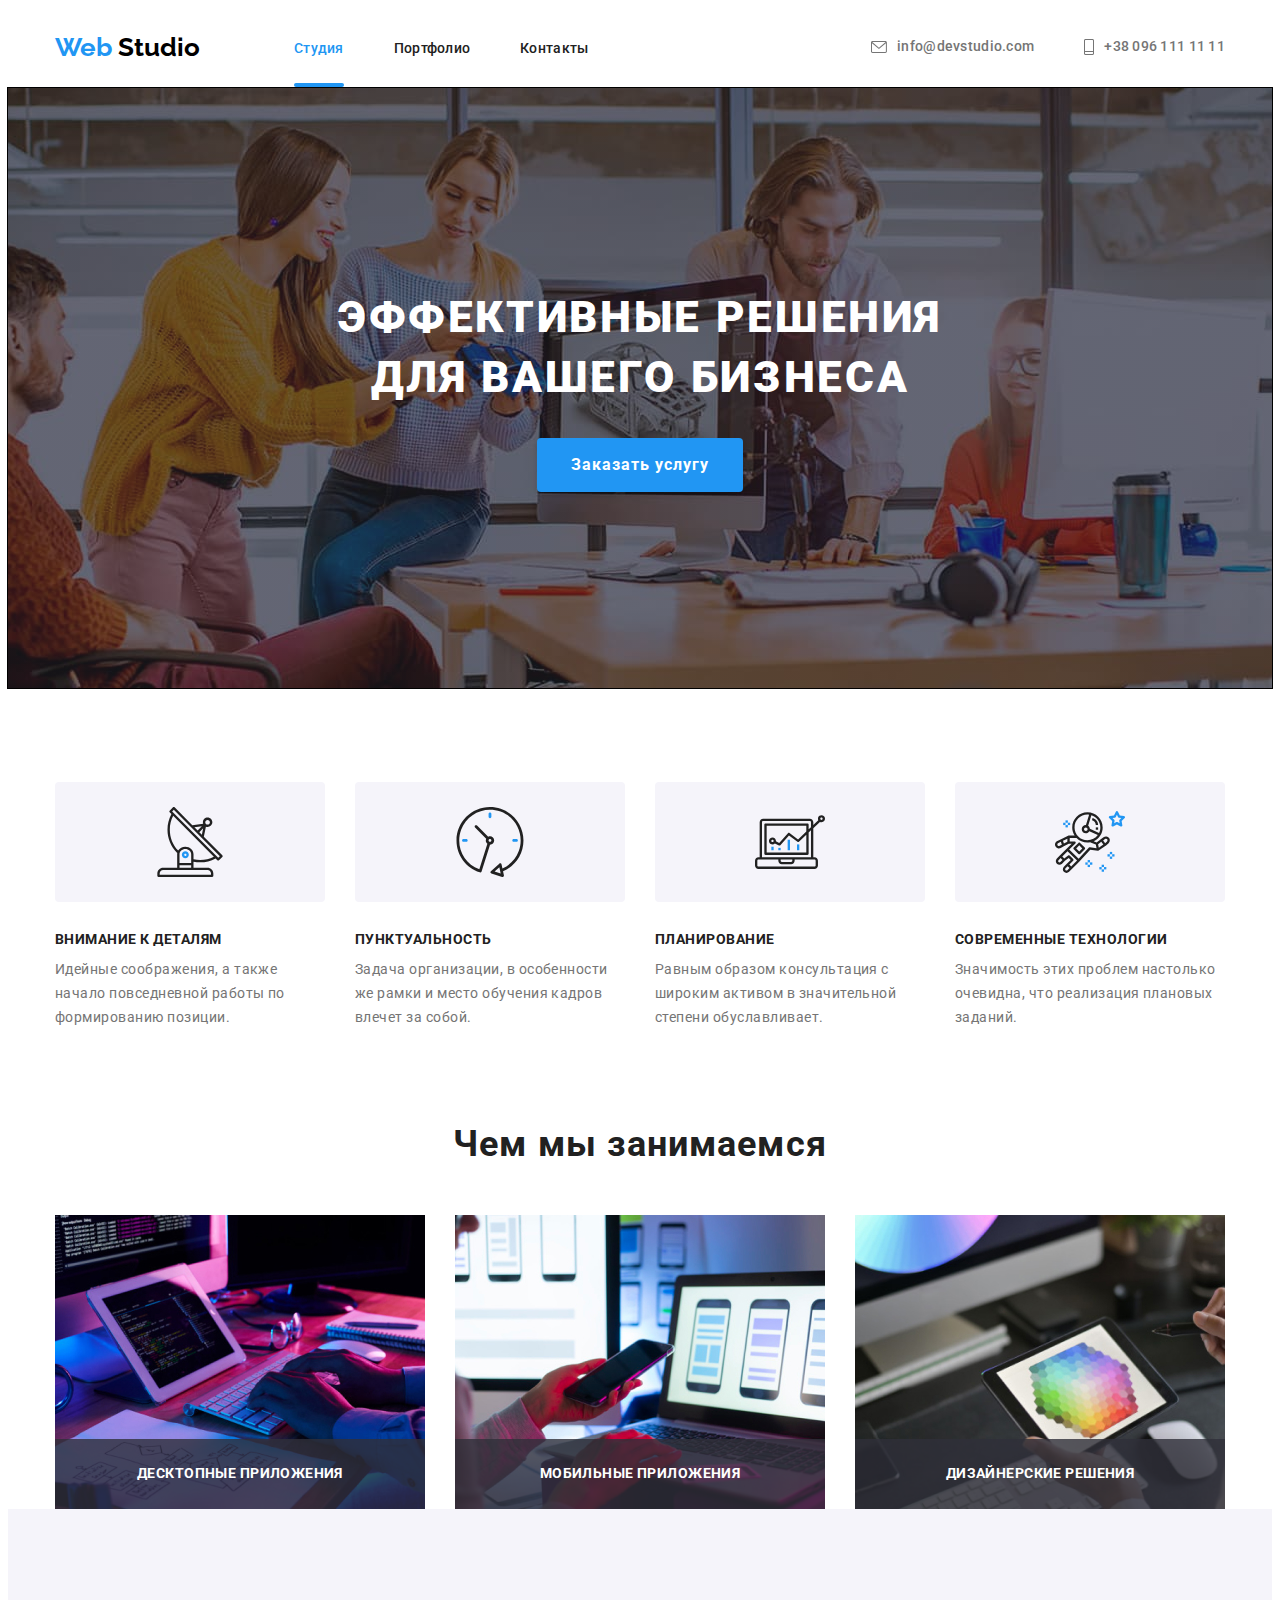
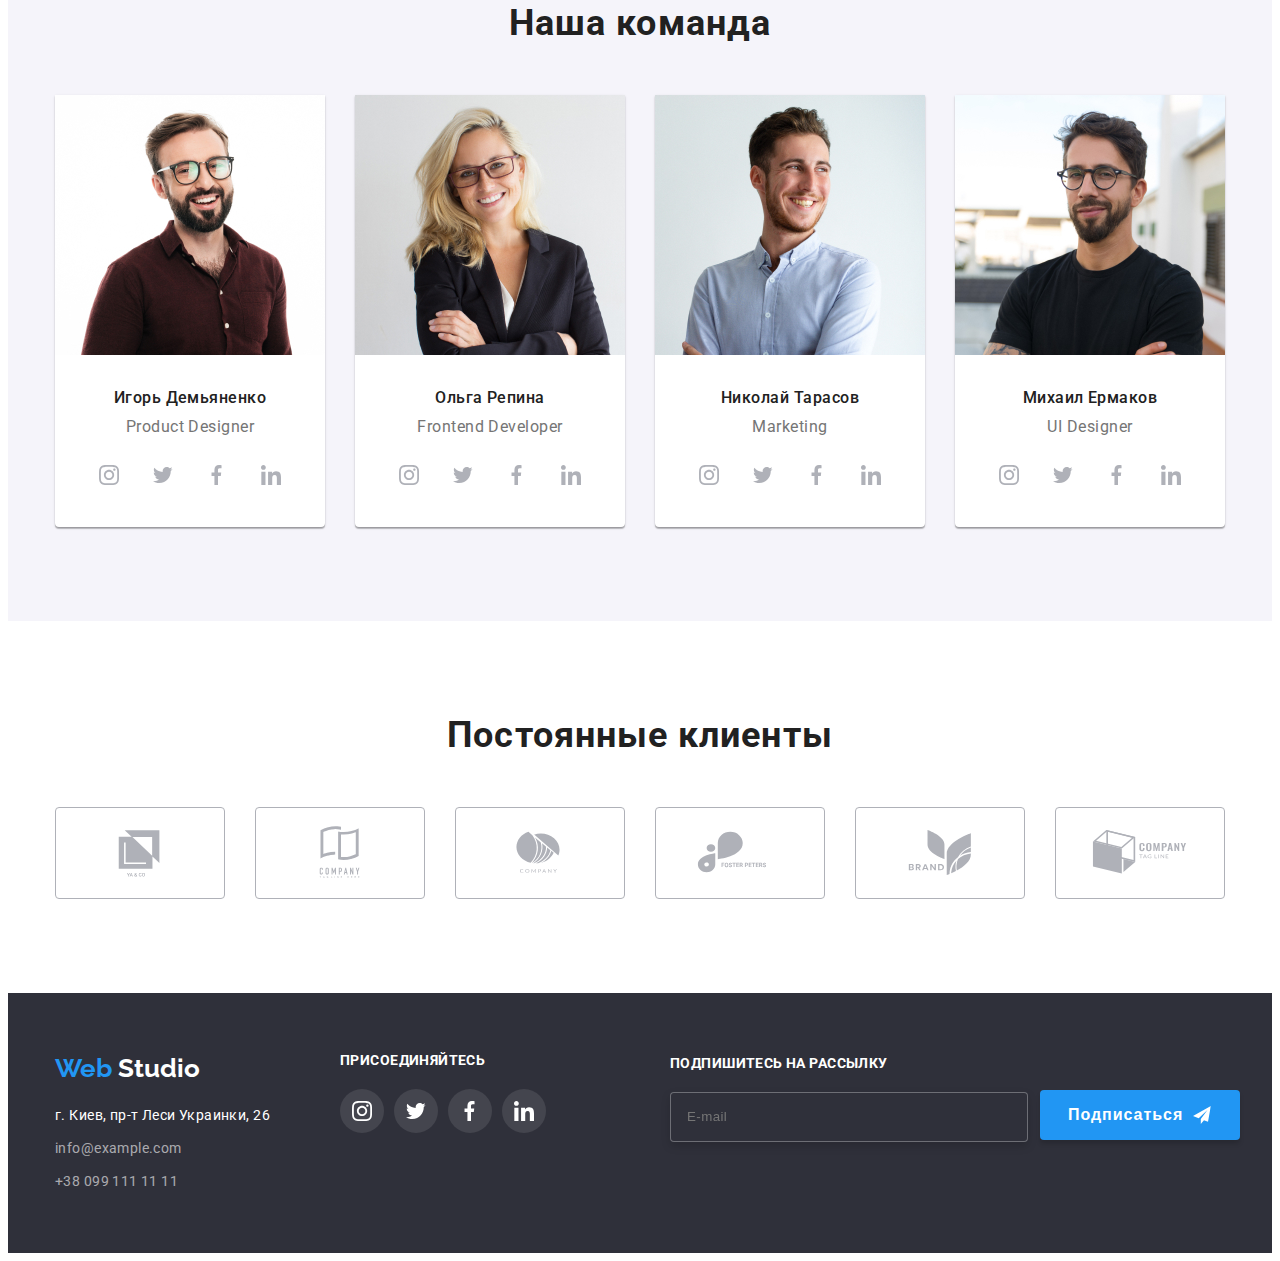
<file: index.html>
<!DOCTYPE html>
<html lang="ru">
	<head>
		<meta charset="UTF-8" />
		<meta http-equiv="X-UA-Compatible" content="IE=edge" />
		<meta name="viewport" content="width=device-width, initial-scale=1.0" />
		<title>Document</title>
		<link
			rel="stylesheet"
			href="https://cdnjs.cloudflare.com/ajax/libs/modern-normalize/1.1.0/modern-normalize.min.css"
			integrity="sha512-wpPYUAdjBVSE4KJnH1VR1HeZfpl1ub8YT/NKx4PuQ5NmX2tKuGu6U/JRp5y+Y8XG2tV+wKQpNHVUX03MfMFn9Q=="
			crossorigin="anonymous"
			referrerpolicy="no-referrer"
		/>
		<link rel="preconnect" href="https://fonts.googleapis.com" />
		<link rel="preconnect" href="https://fonts.gstatic.com" crossorigin />
		<link
			href="https://fonts.googleapis.com/css2?family=Raleway:wght@700&family=Roboto:wght@400;500;700;900&display=swap"
			rel="stylesheet"
		/>
		<link rel="stylesheet" href="css/common.css" />
		<link rel="stylesheet" href="css/main.css" />
	</head>
	<body>
		<!------------------------------ шапка страницы --------------------------->
		<header class="header">
			<div class="container header-container">
				<nav class="list header-nav">
					<a class="logo logo-header" href="#">
						<span class="logo-web">Web</span>
						<span class="logo-studio">Studio</span>
					</a>
					<ul class="site-nav list">
						<li class="site-item"><a href="./index.html" class="link pege">Студия</a></li>
						<li class="site-item"><a href="./portfolio.html" class="link">Портфолио</a></li>
						<li class="site-item"><a href="" class="link">Контакты</a></li>
					</ul>
				</nav>
				<ul class="list header-contact">
					<li class="contact-item">
						<a class="contact-nav" href="mailo:info@devstudio.com">
							<svg class="icon-header" width="16" height="12">
								<use href="./image/icons.svg#icon-envelope"></use>
							</svg>
							info@devstudio.com
						</a>
					</li>
					<li class="contact-item">
						<a href="tel:+380961111111" class="contact-nav">
							<svg class="icon-header" width="10" height="16">
								<use href="./image/icons.svg#icon-vector"></use>
							</svg>
							+38 096 111 11 11
						</a>
					</li>
				</ul>
			</div>
		</header>
		<main>
			<!------------------------------- Герой----------------------------->
			<section class="hero">
				<div class="container">
					<h1 class="hero-title">
						Эффективные решения
						<br />
						для вашего бизнеса
					</h1>
					<button type="button" class="hero-button" data-modal-open>Заказать услугу</button>
				</div>
			</section>
			<!------------------------------- Услуги ------------------------------->
			<section class="services container">
				<h2 class="visually-hidden">Услуги</h2>
				<ul class="services-box list">
					<li class="services-content">
						<div class="icon-services">
							<svg class="icon-services-img">
								<use href="./image/icons.svg#icon-antenna"></use>
							</svg>
						</div>
						<h3 class="services-subtitle">Внимание к деталям</h3>
						<p class="services-text">
							Идейные соображения, а также начало повседневной работы по формированию позиции.
						</p>
					</li>
					<li class="services-content">
						<div class="icon-services">
							<svg class="icon-services-img">
								<use href="./image/icons.svg#icon-clock"></use>
							</svg>
						</div>
						<h3 class="services-subtitle">Пунктуальность</h3>
						<p class="services-text">
							Задача организации, в особенности же рамки и место обучения кадров влечет за собой.
						</p>
					</li>
					<li class="services-content">
						<div class="icon-services">
							<svg class="icon-services-img">
								<use href="./image/icons.svg#icon-diagram"></use>
							</svg>
						</div>
						<h3 class="services-subtitle">Планирование</h3>
						<p class="services-text">
							Равным образом консультация с широким активом в значительной степени обуславливает.
						</p>
					</li>
					<li class="services-content icon-astronaut">
						<div class="icon-services">
							<svg class="icon-services-img">
								<use href="./image/icons.svg#icon-astronaut"></use>
							</svg>
						</div>
						<h3 class="services-subtitle">Современные технологии</h3>
						<p class="services-text">Значимость этих проблем настолько очевидна, что реализация плановых заданий.</p>
					</li>
				</ul>
			</section>
			<!-----------------------------Чем мы занимаемся --------------------------------->
			<section class="description">
				<div class="container">
					<h2 class="description-title">Чем мы занимаемся</h2>
					<ul class="description-box list">
						<li class="description-img">
							<a href="">
								<img src="./image/computer.jpg" alt="человек печатает на ноутбуке" width="370" />
								<div class="description-img-item">
									<p class="description-img-text">Десктопные приложения</p>
								</div>
							</a>
						</li>
						<li class="description-img">
							<a href="">
								<img src="./image/phone.jpg" alt="девушка с телефоном в руках" width="370" />
								<div class="description-img-item">
									<p class="description-img-text">Мобильные приложения</p>
								</div>
							</a>
						</li>
						<li class="description-img">
							<a href="">
								<img src="./image/table.jpg" alt="рисунок на планшете" width="370" />
								<div class="description-img-item">
									<p class="description-img-text">Дизайнерские решения</p>
								</div>
							</a>
						</li>
					</ul>
				</div>
			</section>
			<!----------------------------------команда ----------------------------------->
			<section class="command">
				<div class="container">
					<h2 class="description-title">Наша команда</h2>
					<ul class="command-box list">
						<li class="command-content">
							<img src="./image/Igor.jpg" alt="Портрет Игорь Демьяненко" width="270" />
							<div class="command-content-box">
								<h3 class="command-title">Игорь Демьяненко</h3>
								<p lang="en" class="command-list">Product Designer</p>
								<ul class="list icon-command">
									<li class="icon-logo">
										<a class="icon-command-link" href="">
											<svg width="20" height="20">
												<use href="./image/icons.svg#icon-instagram"></use>
											</svg>
										</a>
									</li>
									<li class="icon-logo">
										<a class="icon-command-link" href="">
											<svg width="20" height="20">
												<use href="./image/icons.svg#icon-twiter"></use>
											</svg>
										</a>
									</li>
									<li class="icon-logo">
										<a class="icon-command-link" href="">
											<svg width="20" height="20">
												<use href="./image/icons.svg#icon-facebook"></use>
											</svg>
										</a>
									</li>
									<li class="icon-logo">
										<a class="icon-command-link" href="">
											<svg width="20" height="20">
												<use href="./image/icons.svg#icon-linkedin"></use>
											</svg>
										</a>
									</li>
								</ul>
							</div>
						</li>
						<li class="command-content">
							<img src="./image/olga.jpg" alt="Портрет Ольга Репина" width="270" />
							<div class="command-content-box">
								<h3 class="command-title">Ольга Репина</h3>
								<p lang="en" class="command-list">Frontend Developer</p>
								<ul class="list icon-command">
									<li class="icon-logo">
										<a class="icon-command-link" href="">
											<svg width="20" height="20">
												<use href="./image/icons.svg#icon-instagram"></use>
											</svg>
										</a>
									</li>
									<li class="icon-logo">
										<a class="icon-command-link" href="">
											<svg width="20" height="20">
												<use href="./image/icons.svg#icon-twiter"></use>
											</svg>
										</a>
									</li>
									<li class="icon-logo">
										<a class="icon-command-link" href="">
											<svg width="20" height="20">
												<use href="./image/icons.svg#icon-facebook"></use>
											</svg>
										</a>
									</li>
									<li class="icon-logo">
										<a class="icon-command-link" href="">
											<svg width="20" height="20">
												<use href="./image/icons.svg#icon-linkedin"></use>
											</svg>
										</a>
									</li>
								</ul>
							</div>
						</li>
						<li class="command-content">
							<img src="./image/Nikolay.jpg" alt="Портрет Николай Тарасов" width="270" />
							<div class="command-content-box">
								<h3 class="command-title">Николай Тарасов</h3>
								<p lang="en" class="command-list">Marketing</p>
								<ul class="list icon-command">
									<li class="icon-logo">
										<a class="icon-command-link" href="">
											<svg width="20" height="20">
												<use href="./image/icons.svg#icon-instagram"></use>
											</svg>
										</a>
									</li>
									<li class="icon-logo">
										<a class="icon-command-link" href="">
											<svg width="20" height="20">
												<use href="./image/icons.svg#icon-twiter"></use>
											</svg>
										</a>
									</li>
									<li class="icon-logo">
										<a class="icon-command-link" href="">
											<svg width="20" height="20">
												<use href="./image/icons.svg#icon-facebook"></use>
											</svg>
										</a>
									</li>
									<li class="icon-logo">
										<a class="icon-command-link" href="">
											<svg width="20" height="20">
												<use href="./image/icons.svg#icon-linkedin"></use>
											</svg>
										</a>
									</li>
								</ul>
							</div>
						</li>
						<li class="command-content">
							<img src="./image/Mikhail.jpg" alt="Портрет Михаил Ермаков" width="270" />
							<div class="command-content-box">
								<h3 class="command-title">Михаил Ермаков</h3>
								<p lang="en" class="command-list">UI Designer</p>
								<ul class="list icon-command">
									<li class="icon-logo">
										<a class="icon-command-link" href="">
											<svg width="20" height="20">
												<use href="./image/icons.svg#icon-instagram"></use>
											</svg>
										</a>
									</li>
									<li class="icon-logo">
										<a class="icon-command-link" href="">
											<svg width="20" height="20">
												<use href="./image/icons.svg#icon-twiter"></use>
											</svg>
										</a>
									</li>
									<li class="icon-logo">
										<a class="icon-command-link" href="">
											<svg width="20" height="20">
												<use href="./image/icons.svg#icon-facebook"></use>
											</svg>
										</a>
									</li>
									<li class="icon-logo">
										<a class="icon-command-link" href="">
											<svg width="20" height="20">
												<use href="./image/icons.svg#icon-linkedin"></use>
											</svg>
										</a>
									</li>
								</ul>
							</div>
						</li>
					</ul>
				</div>
			</section>
			<!-- Постоянные клиенты -->
			<section class="clients">
				<div class="container">
					<h2 class="clients-title">Постоянные клиенты</h2>
					<ul class="list icon-box">
						<li class="clients-block">
							<a class="clients-link" href="">
								<svg class="icon-group">
									<use href="./image/icons.svg#icon-group1"></use>
								</svg>
							</a>
						</li>
						<li class="clients-block">
							<a class="clients-link" href="">
								<svg class="icon-group">
									<use href="./image/icons.svg#icon-group2"></use>
								</svg>
							</a>
						</li>
						<li class="clients-block">
							<a class="clients-link" href="">
								<svg class="icon-group">
									<use href="./image/icons.svg#icon-group3"></use>
								</svg>
							</a>
						</li>
						<li class="clients-block">
							<a class="clients-link" href="">
								<svg class="icon-group">
									<use href="./image/icons.svg#icon-group4"></use>
								</svg>
							</a>
						</li>
						<li class="clients-block">
							<a class="clients-link" href="">
								<svg class="icon-group">
									<use href="./image/icons.svg#icon-group5"></use>
								</svg>
							</a>
						</li>
						<li class="clients-block">
							<a class="clients-link" href="">
								<svg class="icon-group">
									<use href="./image/icons.svg#icon-group6"></use>
								</svg>
							</a>
						</li>
					</ul>
				</div>
			</section>

			<!---------------------------------- Подвал ----------------------------------->
			<footer class="fotter">
				<div class="container fotter-box">
					<div class="fotter-item">
						<a class="logo" href="">
							<span class="logo-web">Web</span>
							<span class="fotter-studio">Studio</span>
						</a>
						<address class="address-list">
							<p class="fotter-content">г. Киев, пр-т Леси Украинки, 26</p>
							<ul class="list">
								<li class="fotter-nav"><a href="mailto:info@example.com">info@example.com</a></li>
								<li class="fotter-nav"><a href="tel:+380991111111">+38 099 111 11 11</a></li>
							</ul>
						</address>
					</div>

					<div class="fotter-site">
						<h2 class="fotter-site-title">присоединяйтесь</h2>
						<ul class="list icon-fotter">
							<li class="icon-fotter-item">
								<a class="icon-fotter-link icon-svg" href="">
									<svg class="" width="20" height="20">
										<use href="./image/icons.svg#icon-instagram"></use>
									</svg>
								</a>
							</li>
							<li class="icon-fotter-item">
								<a class="icon-fotter-link icon-svg" href="">
									<svg class="" width="20" height="20">
										<use href="./image/icons.svg#icon-twiter"></use>
									</svg>
								</a>
							</li>
							<li class="icon-fotter-item">
								<a class="icon-fotter-link icon-svg" href="">
									<svg class="" width="20" height="20">
										<use href="./image/icons.svg#icon-facebook"></use>
									</svg>
								</a>
							</li>
							<li class="icon-fotter-item">
								<a class="icon-fotter-link icon-svg" href="">
									<svg class="" width="20" height="20">
										<use href="./image/icons.svg#icon-linkedin"></use>
									</svg>
								</a>
							</li>
						</ul>
					</div>
					<div class="fotter-form-box">
						<form class="fotter-form">
							<div class="fotter-form-item">
								<label class="fotter-form-label" for="mail">Подпишитесь на рассылку</label>
								<br />
								<input class="fotter-form-input" type="email" name="mail" id="mail" placeholder="E-mail" />
							</div>
							<button class="fotter-form-btn" type="submit">
								Подписаться
								<svg class="footer-icon-btn" width="24" height="24">
									<use href="./image/icons.svg#icon-paper-plane"></use>
								</svg>
							</button>
						</form>
					</div>
				</div>
			</footer>
			<!-- модалка -->
			<!--  -->
			<div class="backdrop is-hidden" data-modal>
				<div class="modal">
					<button class="hero-button-close" type="button" data-modal-close>
						<svg class="hero-button-close-svg" width="11" height="11">
							<use href="./image/icons.svg#icon-close-modal"></use>
						</svg>
					</button>
					<form action="#" class="js-speaker-form modal-form">
						<p class="modal-form-text">Оставьте свои данные, мы вам перезвоним</p>
						<label class="modal-form-label" for="name">Имя</label>
						<div class="modal-form-item">
							<input class="modal-form-input" type="text" name="name" id="name" required />
							<svg class="modal-icon" width="12" height="12">
								<use href="./image/icons.svg#icon-man"></use>
							</svg>
						</div>
						<label class="modal-form-label" for="tel">Телефон</label>
						<div class="modal-form-item">
							<input class="modal-form-input" type="tel" name="tel" id="tel" required />
							<svg class="modal-icon" width="13" height="13">
								<use href="./image/icons.svg#icon-tel"></use>
							</svg>
						</div>
						<label class="modal-form-label" for="email">Почта</label>
						<div class="modal-form-item">
							<input class="modal-form-input" type="email" name="email" id="email" required />
							<svg class="modal-icon" width="15" height="12">
								<use href="./image/icons.svg#icon-envelope-two"></use>
							</svg>
						</div>
						<label class="modal-form-label" for="comment">Комметарий</label>
						<div class="modal-form-textarea">
							<textarea class="modal-form-comment" name="comment" id="comment" placeholder="Введите текст"></textarea>
						</div>
						<div class="modal-form-consent">
							<input
								class="check-input visually-hidden"
								type="checkbox"
								name="checkbox"
								value=""
								id="consent"
								required
							/>
							<label class="modal-consent" for="consent">
								<span class="check-item">
									<svg class="check-item-svg" width="11" height="8">
										<use href="./image/icons.svg#icon-tick"></use>
									</svg>
								</span>
								Соглашаюсь с рассылкой и принимаю
								<a class="modal-form-link" href="">Условия договора</a>
							</label>
						</div>
						<button class="modal-form-bth" type="submit">Отправить</button>
					</form>
				</div>
			</div>
		</main>
		<script src="./js/modal.js"></script>
	</body>
</html>
</file>
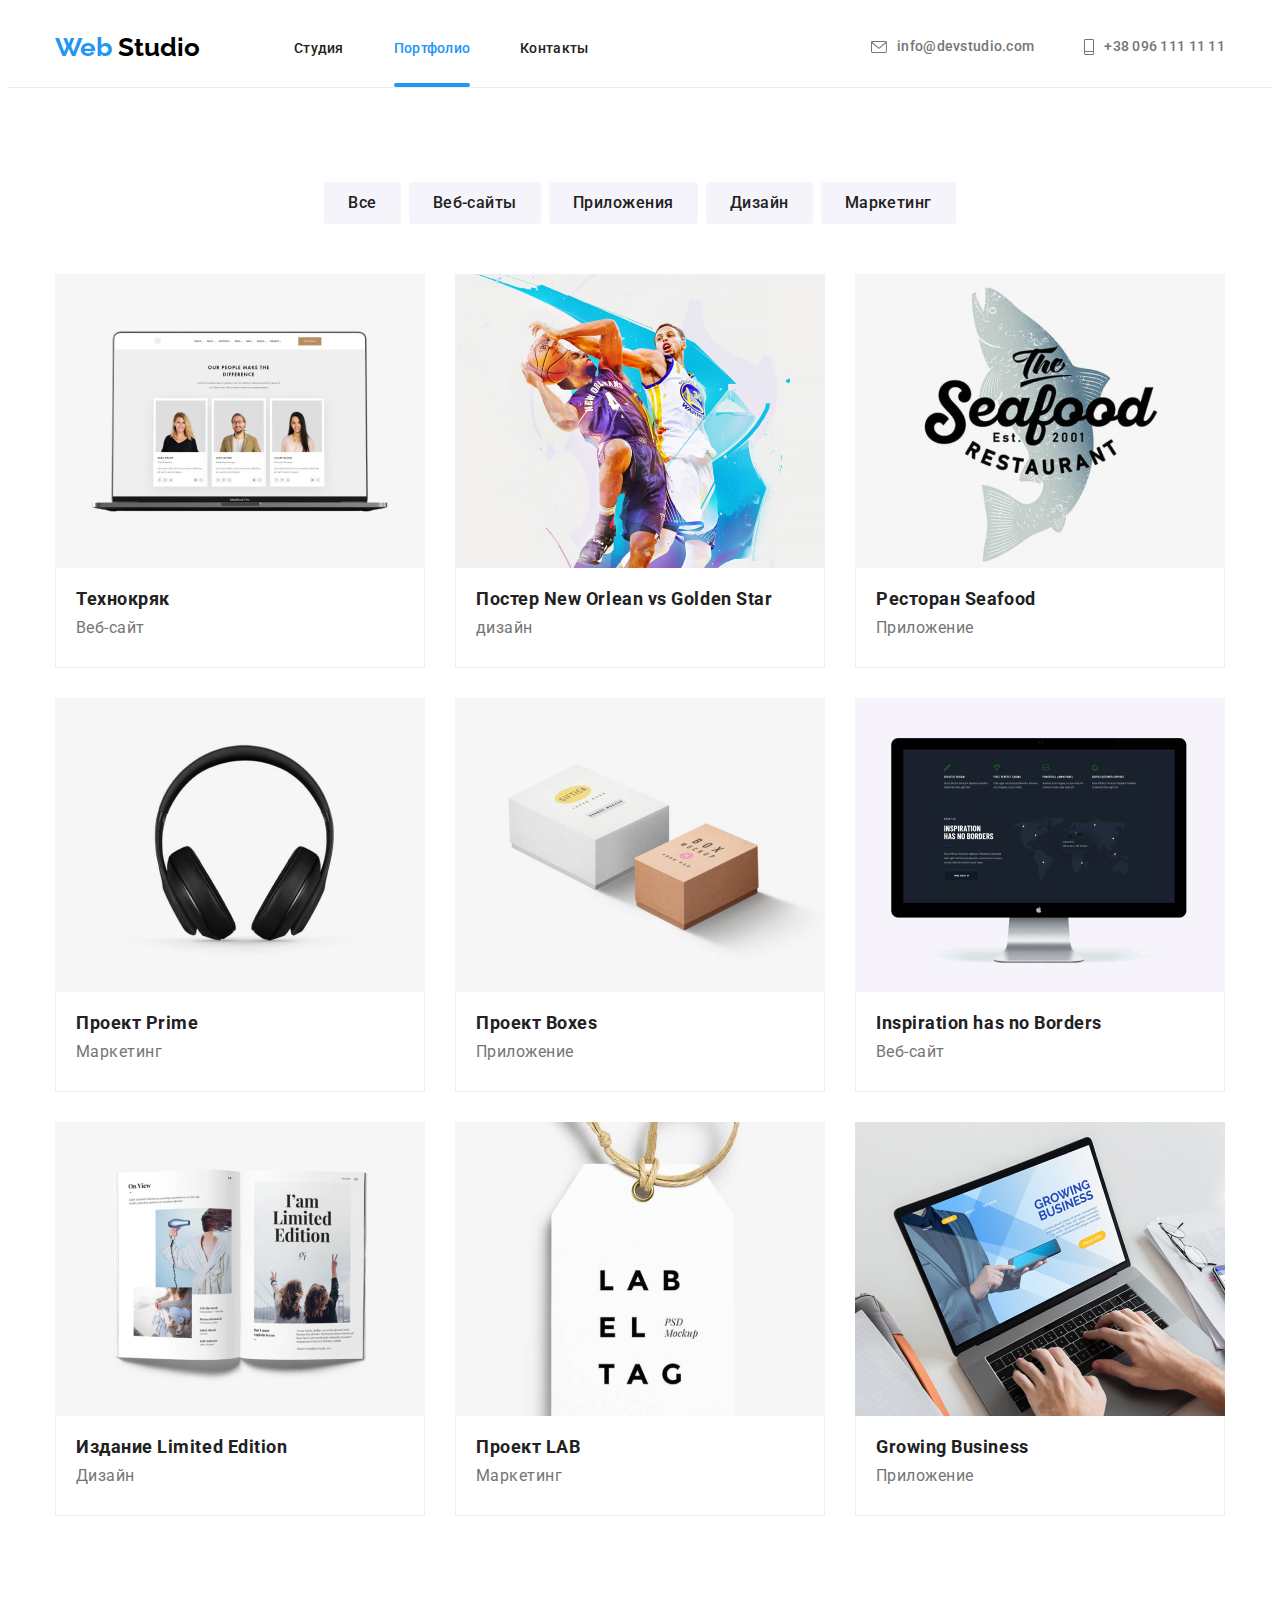
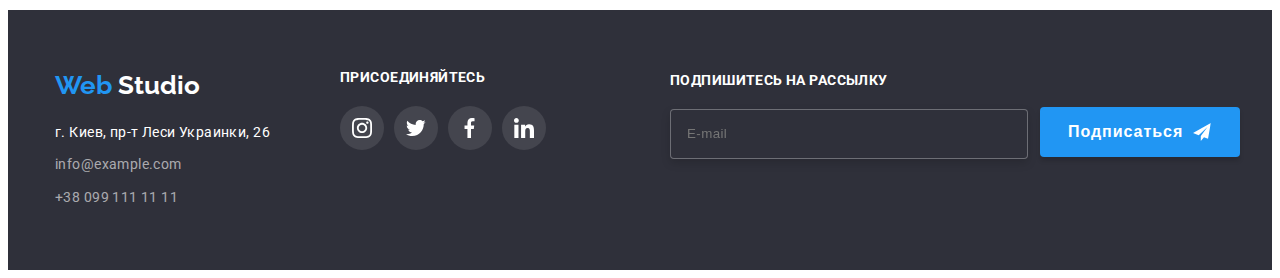
<file: portfolio.html>
<!DOCTYPE html>
<html lang="ru">
	<head>
		<meta charset="UTF-8" />
		<meta http-equiv="X-UA-Compatible" content="IE=edge" />
		<meta name="viewport" content="width=device-width, initial-scale=1.0" />
		<title>Document</title>
		<link
			rel="stylesheet"
			href="https://cdnjs.cloudflare.com/ajax/libs/modern-normalize/1.1.0/modern-normalize.min.css"
			integrity="sha512-wpPYUAdjBVSE4KJnH1VR1HeZfpl1ub8YT/NKx4PuQ5NmX2tKuGu6U/JRp5y+Y8XG2tV+wKQpNHVUX03MfMFn9Q=="
			crossorigin="anonymous"
			referrerpolicy="no-referrer"
		/>
		<link rel="preconnect" href="https://fonts.googleapis.com" />
		<link rel="preconnect" href="https://fonts.gstatic.com" crossorigin />
		<link
			href="https://fonts.googleapis.com/css2?family=Raleway:wght@700&family=Roboto:wght@400;500;700;900&display=swap"
			rel="stylesheet"
		/>
		<link rel="stylesheet" href="css/common.css" />
		<link rel="stylesheet" href="css/main.css" />
	</head>
	<body>
		<!---------------------- шапка страницы ----------------------->
		<header class="header">
			<div class="container header-container">
				<nav class="list header-nav">
					<a class="logo logo-header" href="#">
						<span class="logo-web">Web</span>
						<span class="logo-studio">Studio</span>
					</a>
					<ul class="site-nav list">
						<li class="site-item"><a href="./index.html" class="link">Студия</a></li>
						<li class="site-item"><a href="./portfolio.html" class="link pege">Портфолио</a></li>
						<li class="site-item"><a href="" class="link">Контакты</a></li>
					</ul>
				</nav>
				<ul class="list header-contact">
					<li class="contact-item">
						<a href="mailo:info@devstudio.com" class="contact-nav">
							<svg class="icon-header" width="16" height="12">
								<use href="./image/icons.svg#icon-envelope"></use>
							</svg>
							info@devstudio.com
						</a>
					</li>
					<li class="contact-item">
						<a href="tel:+380961111111" class="contact-nav">
							<svg class="icon-header" width="10" height="16">
								<use href="./image/icons.svg#icon-vector"></use>
							</svg>
							+38 096 111 11 11
						</a>
					</li>
				</ul>
			</div>
		</header>
		<main>
			<section class="portfolio">
				<div class="container">
					<h1 class="visually-hidden">Портфолио навигация</h1>
					<ul class="button-nav list">
						<li class="btn-title"><button type="button" class="button-nav-title">Все</button></li>
						<li class="btn-title"><button type="button" class="button-nav-title">Веб-сайты</button></li>
						<li class="btn-title"><button type="button" class="button-nav-title">Приложения</button></li>
						<li class="btn-title"><button type="button" class="button-nav-title">Дизайн</button></li>
						<li class="btn-title"><button type="button" class="button-nav-title">Маркетинг</button></li>
					</ul>
					<h2 class="visually-hidden">Портфолио</h2>
					<ul class="subtitle-box list">
						<li class="subtitle-box-small">
							<a class="subtitle-box-link" href="">
								<div class="subtitle-overlay">
									<img
										class="subtitle-img"
										src="./image/people.jpg"
										alt="список команди на екране ноутбука"
										width="370"
									/>
									<div class="overlay">
										<p class="subtitle-overlay-text">
											Технокряк это современная площадка распространения коронавируса. Компании используют эту платформу
											для цифрового шпионажа и атак на защищённые сервера конкурентов.
										</p>
									</div>
								</div>
								<div class="subtitle-content">
									<h3 class="subtitle-list">Технокряк</h3>
									<p class="subtitle-text">Веб-сайт</p>
								</div>
							</a>
						</li>
						<li class="subtitle-box-small">
							<a class="subtitle-box-link" href="">
								<div class="subtitle-overlay">
									<img
										class="subtitle-img"
										src="./image/basketball.jpg"
										alt="два человекаграют играют в баскетбол"
										width="370"
									/>
									<div class="overlay">
										<p class="subtitle-overlay-text">
											Технокряк это современная площадка распространения коронавируса. Компании используют эту платформу
											для цифрового шпионажа и атак на защищённые сервера конкурентов.
										</p>
									</div>
								</div>
								<div class="subtitle-content">
									<h3 class="subtitle-list">
										Постер
										<span lang="en">New Orlean vs Golden Star</span>
									</h3>
									<p class="subtitle-text">дизайн</p>
								</div>
							</a>
						</li>
						<li class="subtitle-box-small">
							<a class="subtitle-box-link" href="">
								<div class="subtitle-overlay">
									<img
										class="subtitle-img"
										src="./image/restauran-poster.jpg"
										alt="афиша ресторана морепродуктов"
										width="370"
									/>
									<div class="overlay">
										<p class="subtitle-overlay-text">
											Технокряк это современная площадка распространения коронавируса. Компании используют эту платформу
											для цифрового шпионажа и атак на защищённые сервера конкурентов.
										</p>
									</div>
								</div>
								<div class="subtitle-content">
									<h3 class="subtitle-list">
										Ресторан
										<span lang="en">Seafood</span>
									</h3>
									<p class="subtitle-text">Приложение</p>
								</div>
							</a>
						</li>
						<li class="subtitle-box-small">
							<a class="subtitle-box-link" href="">
								<div class="subtitle-overlay">
									<img class="subtitle-img" src="./image/headphones.jpg" alt="наушники на белом фоне" width="370" />
									<div class="overlay">
										<p class="subtitle-overlay-text">
											Технокряк это современная площадка распространения коронавируса. Компании используют эту платформу
											для цифрового шпионажа и атак на защищённые сервера конкурентов.
										</p>
									</div>
								</div>
								<div class="subtitle-content">
									<h3 class="subtitle-list">
										Проект
										<span lang="en">Prime</span>
									</h3>
									<p class="subtitle-text">Маркетинг</p>
								</div>
							</a>
						</li>
						<li class="subtitle-box-small">
							<a class="subtitle-box-link" href="">
								<div class="subtitle-overlay">
									<img class="subtitle-img" src="./image/boxes.jpg" alt="коробки с логотипами" width="370" />
									<div class="overlay">
										<p class="subtitle-overlay-text">
											Технокряк это современная площадка распространения коронавируса. Компании используют эту платформу
											для цифрового шпионажа и атак на защищённые сервера конкурентов.
										</p>
									</div>
								</div>
								<div class="subtitle-content">
									<h3 class="subtitle-list">
										Проект
										<span lang="en">Boxes</span>
									</h3>
									<p class="subtitle-text">Приложение</p>
								</div>
							</a>
						</li>
						<li class="subtitle-box-small">
							<a class="subtitle-box-link" href="">
								<div class="subtitle-overlay">
									<img
										class="subtitle-img"
										src="./image/Inspiration-has-no-Borders.jpg"
										alt="страница веб-сайта"
										width="370"
									/>
									<div class="overlay">
										<p class="subtitle-overlay-text">
											Технокряк это современная площадка распространения коронавируса. Компании используют эту платформу
											для цифрового шпионажа и атак на защищённые сервера конкурентов.
										</p>
									</div>
								</div>
								<div class="subtitle-content">
									<h3 lang="en" class="subtitle-list">Inspiration has no Borders</h3>
									<p class="subtitle-text">Веб-сайт</p>
								</div>
							</a>
						</li>
						<li class="subtitle-box-small">
							<a class="subtitle-box-link" href="">
								<div class="subtitle-overlay">
									<img class="subtitle-img" src="./image/magazine.jpg" alt="страница журнала" width="370" />
									<div class="overlay">
										<p class="subtitle-overlay-text">
											Технокряк это современная площадка распространения коронавируса. Компании используют эту платформу
											для цифрового шпионажа и атак на защищённые сервера конкурентов.
										</p>
									</div>
								</div>
								<div class="subtitle-content">
									<h3 class="subtitle-list">
										Издание
										<span lang="en">Limited Edition</span>
									</h3>
									<p class="subtitle-text">Дизайн</p>
								</div>
							</a>
						</li>
						<li class="subtitle-box-small">
							<a class="subtitle-box-link" href="">
								<div class="subtitle-overlay">
									<img class="subtitle-img" src="./image/label.jpg" alt="етикетка с брендом" width="370" />
									<div class="overlay">
										<p class="subtitle-overlay-text">
											Технокряк это современная площадка распространения коронавируса. Компании используют эту платформу
											для цифрового шпионажа и атак на защищённые сервера конкурентов.
										</p>
									</div>
								</div>
								<div class="subtitle-content">
									<h3 class="subtitle-list">Проект LAB</h3>
									<p class="subtitle-text">Маркетинг</p>
								</div>
							</a>
						</li>
						<li class="subtitle-box-small">
							<a class="subtitle-box-link" href="">
								<div class="subtitle-overlay">
									<img
										class="subtitle-img"
										src="./image/application.jpg"
										alt="главная страница приложение"
										width="370"
									/>
									<div class="overlay">
										<p class="subtitle-overlay-text">
											Технокряк это современная площадка распространения коронавируса. Компании используют эту платформу
											для цифрового шпионажа и атак на защищённые сервера конкурентов.
										</p>
									</div>
								</div>
								<div class="subtitle-content">
									<h3 lang="en" class="subtitle-list">Growing Business</h3>
									<p class="subtitle-text">Приложение</p>
								</div>
							</a>
						</li>
					</ul>
				</div>
			</section>
		</main>
		<!---------------------------- Подвал -------------------------->
		<footer class="fotter">
			<div class="container fotter-box">
				<div class="fotter-item">
					<a class="logo" href="">
						<span class="logo-web">Web</span>
						<span class="fotter-studio">Studio</span>
					</a>
					<address class="address-list">
						<p class="fotter-content">г. Киев, пр-т Леси Украинки, 26</p>
						<ul class="list">
							<li class="fotter-nav"><a href="mailto:info@example.com">info@example.com</a></li>
							<li class="fotter-nav"><a href="tel:+380991111111">+38 099 111 11 11</a></li>
						</ul>
					</address>
				</div>

				<div class="fotter-site">
					<h2 class="fotter-site-title">присоединяйтесь</h2>
					<ul class="list icon-fotter">
						<li class="icon-fotter-item">
							<a class="icon-fotter-link icon-svg" href="">
								<svg class="" width="20" height="20">
									<use href="./image/icons.svg#icon-instagram"></use>
								</svg>
							</a>
						</li>
						<li class="icon-fotter-item">
							<a class="icon-fotter-link icon-svg" href="">
								<svg class="" width="20" height="20">
									<use href="./image/icons.svg#icon-twiter"></use>
								</svg>
							</a>
						</li>
						<li class="icon-fotter-item">
							<a class="icon-fotter-link icon-svg" href="">
								<svg class="" width="20" height="20">
									<use href="./image/icons.svg#icon-facebook"></use>
								</svg>
							</a>
						</li>
						<li class="icon-fotter-item">
							<a class="icon-fotter-link icon-svg" href="">
								<svg class="" width="20" height="20">
									<use href="./image/icons.svg#icon-linkedin"></use>
								</svg>
							</a>
						</li>
					</ul>
				</div>
				<div class="fotter-form-box">
					<form class="fotter-form">
						<div class="fotter-form-item">
							<label class="fotter-form-label" for="mail">Подпишитесь на рассылку</label>
							<br />
							<input class="fotter-form-input" type="email" name="mail" id="mail" placeholder="E-mail" />
						</div>
						<button class="fotter-form-btn" type="submit">
							Подписаться
							<svg class="footer-icon-btn" width="24" height="24">
								<use href="./image/icons.svg#icon-paper-plane"></use>
							</svg>
						</button>
					</form>
				</div>
			</div>
		</footer>
	</body>
</html>
</file>
<file: css/common.css>
:root {
	--primary-text-color: #212121;
	--title-text-color: #757575;
	--accent-color: #2196f3;
	--primari-white-color: #ffffff;
	--button-background-color: #f5f4fa;
	--background-fotter: #2f303a;
	--secondary-text-color: #000000;
	--address-color: rgba(255, 255, 255, 0.6);
}

html {
	box-sizing: border-box;
}

*,
*::before,
*::after {
	box-sizing: inherit;
}

body {
	font-family: "Roboto", sans-serif;
	background-color: var(--primari-white-color);
	color: var(--title-text-color);
}

.list {
	list-style: none;
	padding: 0;
	margin: 0;
}
a {
	text-decoration: none;
}
.container {
	width: 1200px;
	padding-left: 15px;
	padding-right: 15px;
	margin: 0 auto;
	/* outline: 2px solid tomato; */
}
.visually-hidden {
	position: absolute;
	white-space: nowrap;
	width: 1px;
	height: 1px;
	overflow: hidden;
	border: 0;
	padding: 0;
	clip: rect(0 0 0 0);
	clip-path: inset(50%);
	margin: -1px;
}

/* ...................Хедер................... */
.header-container {
	display: flex;
	align-items: center;
}
.header {
	border-bottom: 1px solid #ececec;
	padding: 24px 0;
}
.header-nav {
	display: flex;
	align-items: center;
}
.logo {
	font-family: "Raleway", sans-serif;
	font-weight: 700;
	font-size: 26px;
	line-height: 1.19;
	margin: 0;
}
.logo-header {
	margin-right: 94px;
}

.logo-web {
	color: var(--accent-color);
}
.logo-studio {
	color: var(--secondary-text-color);
}
.site-nav {
	display: flex;
}
.pege {
	position: relative;
}
.pege::after {
	position: absolute;
	bottom: -31px;
	content: "";
	display: block;
	width: 100%;
	height: 4px;
	background-color: var(--accent-color);
	border-radius: 2px;
}
.site-item:not(:last-child) {
	margin-right: 50px;
}
.header-contact {
	display: flex;
	margin-left: auto;
}
.contact-item:not(:last-child) {
	margin-right: 50px;
}

.icon-header {
	fill: currentColor;
	margin-right: 10px;
}
.contact-item {
	display: block;
	align-items: center;
	transition: color 250ms cubic-bezier(0.4, 0, 0.2, 1);
}
.site-nav .link {
	color: var(--primary-text-color);
	font-weight: 500;
	font-size: 14px;
	line-height: 1.14;
	letter-spacing: 0.02em;
	transition: color 250ms cubic-bezier(0.4, 0, 0.2, 1);
}
.site-nav .link.pege {
	color: var(--accent-color);
}
.contact-nav {
	color: var(--title-text-color);
	font-weight: 500;
	font-size: 14px;
	line-height: 1.14;
	letter-spacing: 0.02em;
	display: flex;
	align-items: center;
	transition: color 250ms cubic-bezier(0.4, 0, 0.2, 1);
}
.site-nav .link:hover,
.site-nav .link:focus,
.contact-nav:hover,
.contact-nav:focus {
	color: var(--accent-color);
}

/*...............Fotter................. */

.fotter {
	background-color: var(--background-fotter);
	padding: 60px 0;
}
.fotter-studio {
	color: var(--primari-white-color);
}

.address-list {
	font-style: normal;
	font-size: 14px;
	line-height: 1.71;
	letter-spacing: 0.03em;
	margin: 20px 0 0 0;
}
.address-list:last-child {
	margin-bottom: 0;
}
.fotter-content {
	margin: 0 0 9px 0;
	color: var(--primari-white-color);
}
.address-list a {
	color: var(--address-color);
}
.fotter-nav:not(:last-child) {
	margin-bottom: 9px;
}
.fotter-box {
	position: relative;
	display: flex;
	/* align-items: center; */
}
.fotter-site {
	margin-left: 70px;
	margin-right: 93px;
}
.fotter-site:not(:first-letter) {
	margin-left: 70px;
}
.fotter-site-title {
	font-weight: bold;
	font-size: 14px;
	line-height: 1.14;
	letter-spacing: 0.03em;
	text-transform: uppercase;
	color: #ffffff;
	margin-top: 0;
	margin-bottom: 20px;
}
/* icons */
.icon-fotter {
	display: flex;
	justify-content: center;
	margin: 0;
	padding: 0;
}
.icon-fotter-item {
	width: 44px;
	height: 44px;
}
.icon-fotter-item + .icon-fotter-item {
	margin-left: 10px;
}
.icon-fotter-link {
	width: 100%;
	height: 100%;
	display: flex;
	align-items: center;
	justify-content: center;
	fill: #ffffff;
	background-color: #44454e;
	border-radius: 50%;
	transition: background-color 250ms cubic-bezier(0.4, 0, 0.2, 1);
}
.icon-fotter-link:hover,
.icon-fotter-link:focus {
	background-color: var(--accent-color);
}
/* form-fotter */

.fotter-form {
	position: absolute;
	top: 0;
	right: 0;
	display: flex;
	align-items: center;
}

.fotter-form-label {
	font-weight: bold;
	font-size: 14px;
	line-height: 16px;
	letter-spacing: 0.03em;
	text-transform: uppercase;
	color: #ffffff;
}
.fotter-form-input {
	width: 358px;
	height: 50px;
	padding: 15px 16px;
	background-color: var(--background-fotter);
	border: 1px solid rgba(255, 255, 255, 0.3);
	filter: drop-shadow(0px 4px 4px rgba(0, 0, 0, 0.15));
	border-radius: 4px;
	letter-spacing: 0.03em;
	color: rgba(255, 255, 255, 0.6);
	margin-top: 20px;
	outline: none;
}
.fotter-form-btn {
	width: 200px;
	height: 50px;
	font-weight: bold;
	font-size: 16px;
	line-height: 1.87;
	display: flex;
	align-items: center;
	text-align: center;
	letter-spacing: 0.06em;
	color: var(--primari-white-color);
	background-color: var(--accent-color);
	background: #2196f3;
	box-shadow: 0px 4px 4px rgba(0, 0, 0, 0.15);
	border-radius: 4px;
	border: 0;
	border-color: transparent;
	cursor: pointer;
	padding: 10px 29px 10px 28px;
	margin: 36px 0 0 12px;
}

.footer-icon-btn {
	width: 100%;
	height: 100%;
	fill: #ffffff;
	margin-left: 10px;
}
</file>
<file: css/main.css>
/* стили для index.html */

/*........................Герой ........................*/
.hero {
	text-align: center;
	background-color: var(--background-fotter);
	max-width: 1600px;
	height: 600px;
	padding: 200px 0;
	margin: 0 auto;
	outline: 1px solid #000;
	background-image: linear-gradient(rgba(47, 48, 58, 0.4), rgba(47, 48, 58, 0.4)),
		url(../image/background-for-hero-1.jpg);
	background-position: center;
	background-size: cover;
	align-items: center;
}

.hero-title {
	color: var(--primari-white-color);
	font-weight: 900;
	font-size: 44px;
	line-height: 1.36;
	text-transform: uppercase;
	margin-bottom: 30px;
	letter-spacing: 0.06em;
	margin-top: 0;
	margin-bottom: 30px;
}
.hero-button {
	background-color: var(--accent-color);
	color: var(--primari-white-color);
	font-weight: 700;
	font-size: 16px;
	line-height: 1.87;
	border-radius: 4px;
	border-color: transparent;
	cursor: pointer;
	font-family: inherit;
	padding: 10px 32px;
	box-shadow: 0px 4px 4px rgba(0, 0, 0, 0.15);
	letter-spacing: 0.06em;
}

/*....................... Послуги ........................*/

.services {
	padding-top: 94px;
}
.services-box {
	flex-direction: row;
	display: flex;
	justify-content: center;
}
.services-content {
	width: 270px;
	letter-spacing: 0.03em;
	margin-right: 30px;
}
.services-content:last-child {
	margin-right: 0;
}
.services-subtitle {
	font-weight: 700;
	font-size: 14px;
	line-height: 1.14;
	text-transform: uppercase;
	color: var(--primary-text-color);
	margin-top: 0;
	margin-bottom: 10px;
}
.services-text {
	font-size: 14px;
	line-height: 1.71;
	/* letter-spacing: 0.03em; */
	color: var(--title-text-color);
	margin: 0;
}
/* icons */
.icon-services {
	width: 270px;
	height: 120px;
	background: #f5f4fa;
	border-radius: 4px;
	margin-bottom: 30px;
	display: flex;
	align-items: center;
	justify-content: center;
}

.icon-services-img {
	width: 70px;
	height: 70px;
}
/* ..................Чем мы занимаемся ....................*/
.description {
	padding-top: 94px;
}
.description-title {
	color: var(--primary-text-color);
	font-weight: 700;
	font-size: 36px;
	line-height: 1.16;
	text-align: center;
	letter-spacing: 0.03em;
	margin: 0 0 50px 0;
}
.description-box {
	flex-direction: row;
	display: flex;
	justify-content: space-between;
	max-height: 294px;
}
.description-img {
	position: relative;
	display: block;
	max-width: 100%;
	height: auto;
	z-index: 1;
}

/* позиционирование */
.description-img-item {
	position: absolute;
	display: flex;
	justify-content: center;
	align-items: center;
	bottom: 0;
	right: 0;
	width: 370px;
	height: 70px;
	background-color: rgba(47, 48, 58, 0.8);
}
.description-img-text {
	font-weight: bold;
	font-size: 14px;
	line-height: 1.14;
	letter-spacing: 0.03em;
	text-transform: uppercase;
	color: #ffffff;
	margin: 0;
}
/*................... команда .......................*/
.command {
	background-color: var(--button-background-color);
	padding: 94px 0;
}
.command-box {
	flex-direction: row;
	display: flex;
	justify-content: space-between;
}
.command-content {
	background-color: var(--primari-white-color);
	box-shadow: 0px 1px 3px rgba(0, 0, 0, 0.12), 0px 1px 1px rgba(0, 0, 0, 0.14), 0px 2px 1px rgba(0, 0, 0, 0.2);
	border-radius: 0px 0px 4px 4px;
}
.command-content-box {
	padding: 30px 0;
}

.command-title {
	font-weight: 500;
	font-size: 16px;
	line-height: 1.18;
	text-align: center;
	letter-spacing: 0.03em;
	color: var(--primary-text-color);
	margin: 0 0 10px 0;
}
.command-list {
	font-size: 16px;
	line-height: 1.18;
	text-align: center;
	letter-spacing: 0.03em;
	color: var(--title-text-color);
	padding: 0;
	margin: 0;
}
/* Іконки */
.icon-command {
	display: flex;
	justify-content: center;
	margin-top: 16px;
	padding: 0;
}
.icon-logo {
	width: 44px;
	height: 44px;
}
.icon-logo + .icon-logo {
	margin-left: 10px;
}
.icon-command-link {
	width: 100%;
	height: 100%;
	display: flex;
	align-items: center;
	justify-content: center;
	fill: #afb1b8;
	border-radius: 50%;
	transition: background-color 250ms cubic-bezier(0.4, 0, 0.2, 1), fill 250ms cubic-bezier(0.4, 0, 0.2, 1);
}

.icon-command-link:hover,
.icon-command-link:focus {
	fill: var(--primari-white-color);
	background-color: var(--accent-color);
}
/* Постоянные клиенты */
.clients {
	padding: 94px 0;
	text-align: center;
	margin: 0;
}
.clients-title {
	font-size: 36px;
	line-height: 1.16;
	letter-spacing: 0.03em;
	color: var(--primary-text-color);
	margin: 0;
	margin-bottom: 50px;
}
.icon-box {
	display: flex;
	justify-content: center;
	align-items: center;
	margin: 0;
}
.clients-block {
	width: 170px;
	height: 92px;
	margin: 0;
}
.clients-link {
	display: flex;
	justify-content: center;
	align-items: center;
	width: 100%;
	height: 100%;
	border-radius: 4px;
	box-sizing: border-box;
	border: 1px solid #afb1b8;
	fill: #afb1b8;
	transition: fill 250ms cubic-bezier(0.4, 0, 0.2, 1), border 250ms cubic-bezier(0.4, 0, 0.2, 1);
}
.icon-group {
	width: 106px;
	height: 60px;
	margin: 0;
}
.clients-block + .clients-block {
	margin-left: 30px;
}
.clients-link:hover,
.clients-link:focus {
	border: 1px solid var(--accent-color);
	fill: var(--accent-color);
}

/*..................... Стили для portfolio.html.................... */

/* .......................навигация поиска...................... */
.portfolio {
	padding: 94px 0 94px 0;
}
.button-nav {
	flex-direction: row;
	display: flex;
	justify-content: center;
	margin-bottom: 50px;
}
.btn-title:not(:last-child) {
	margin-right: 8px;
}
.button-nav-title {
	background-color: var(--button-background-color);
	color: var(--primary-text-color);
	font-weight: 500;
	font-size: 16px;
	line-height: 1.62;
	letter-spacing: 0.03em;
	border-radius: 4px;
	border-color: transparent;
	cursor: pointer;
	text-align: center;
	align-items: center;
	font-family: inherit;
	padding: 6px 22px;
	transition: background-color 250ms cubic-bezier(0.4, 0, 0.2, 1), color 250ms cubic-bezier(0.4, 0, 0.2, 1);
}
.button-nav-title:hover,
.button-nav-title:focus {
	background-color: var(--accent-color);
	color: var(--primari-white-color);
	box-shadow: 0px 3px 1px rgba(0, 0, 0, 0.1), 0px 1px 2px rgba(0, 0, 0, 0.08), 0px 2px 2px rgba(0, 0, 0, 0.12);
}
.subtitle-box {
	display: flex;
	flex-wrap: wrap;
}

.subtitle-box-small {
	margin: 0 30px 30px 0;
}

.subtitle-box-link:hover,
.subtitle-box-link:focus {
	box-sizing: border-box;
	box-shadow: 0px 1px 1px rgba(0, 0, 0, 0.12), 0px 4px 4px rgba(0, 0, 0, 0.06), 1px 4px 6px rgba(0, 0, 0, 0.16);
}

.subtitle-box-small:nth-child(3n + 3) {
	margin-right: 0;
}
.subtitle-box-small:nth-child(1n + 7) {
	margin-bottom: 0;
}
.subtitle-list {
	font-weight: 700;
	font-size: 18px;
	letter-spacing: 0.03em;
	color: var(--primary-text-color);
	margin: 0 0 4px 0;
	padding: 0;
}
.subtitle-text {
	font-size: 16px;
	line-height: 1.87;
	letter-spacing: 0.03em;
	color: var(--title-text-color);
	margin: 0;
	padding: 0;
}
.subtitle-content {
	padding: 20px 20px 24px 20px;
	border-right: 1px solid #eeeeee;
	border-bottom: 1px solid #eeeeee;
	border-left: 1px solid #eeeeee;
}
.subtitle-img {
	display: block;
	max-width: 100%;
	height: auto;
}
.subtitle-box-link {
	display: block;
	transition: box-shadow 250ms cubic-bezier(0.4, 0, 0.2, 1);
}
.subtitle-overlay {
	position: relative;
	overflow: hidden;
}
.subtitle-overlay::before,
.overlay {
	transform: translateY(100%);
	transition: transform 250ms cubic-bezier(0.4, 0, 0.2, 1);
}
.overlay {
	display: inline-block;
	position: absolute;
	top: 0;
	width: 100%;
	height: 294px;
	/* opacity: 0; */
	padding: 63px 24px;
}
.subtitle-overlay-text {
	font-family: inherit;
	font-size: 18px;
	line-height: 1.56;
	letter-spacing: 0.03em;
	color: var(--primari-white-color);
	margin: 0;
}
.subtitle-overlay::before {
	display: inline-block;
	position: absolute;
	content: "";
	width: 100%;
	height: 294px;
	background-color: rgba(33, 150, 243, 0.9);
	/* opacity: 0; */
}
.subtitle-box-link:hover .subtitle-overlay::before,
.subtitle-box-link:focus .subtitle-overlay::before,
.subtitle-box-link:hover .overlay,
.subtitle-box-link:focus .overlay {
	/* opacity: 1; */
	transform: translateY(0);
}
/* модальне вікно */

.backdrop {
	position: fixed;
	top: 0;
	left: 0;
	width: 100%;
	height: 100%;
	background-color: rgba(0, 0, 0, 0.2);
	z-index: 2;
	transition: opacity 250ms cubic-bezier(0.4, 0, 0.2, 1), visibility 250ms cubic-bezier(0.4, 0, 0.2, 1);
}
.is-hidden {
	opacity: 0;
	pointer-events: none;
	visibility: hidden;
}
.modal {
	position: absolute;
	top: 50%;
	left: 50%;
	transform: translate(-50%, -50%);
	min-width: 528px;
	min-height: 581px;
	background-color: var(--primari-white-color);
	border-radius: 4px;
	box-shadow: 0px 1px 3px rgba(0, 0, 0, 0.12), 0px 1px 1px rgba(0, 0, 0, 0.14), 0px 2px 1px rgba(0, 0, 0, 0.2);
	margin: 0;
	padding: 0;
}
.hero-button-close {
	position: absolute;
	top: 8px;
	right: 8px;
	width: 30px;
	height: 30px;
	border-radius: 50%;
	box-sizing: border-box;
	cursor: pointer;
	background-color: white;
	border: 1px solid rgba(0, 0, 0, 0.1);
	margin: 0;
	padding: 0;
	transition: fill 250ms cubic-bezier(0.4, 0, 0.2, 1);
}
.hero-button-close:hover,
.hero-button-close:focus {
	fill: var(--accent-color);
}
/* Форма */
.modal-form {
	padding: 40px;
}
.modal-form-text {
	font-weight: bold;
	font-size: 20px;
	line-height: 1.15;
	text-align: center;
	color: #212121;
	margin: 0 0 12px 0;
}
.modal-form-item {
	position: relative;
	margin: 4px 0 0 0;
}
.modal-form-lable {
	font-weight: normal;
	font-size: 12px;
	line-height: 1.16;
	letter-spacing: 0.01em;
	color: #757575;
}
.modal-form-input {
	width: 100%;
	height: 40px;
	border: 1px solid rgba(33, 33, 33, 0.2);
	border-radius: 4px;
	padding-left: 42px;
	padding-right: 15px;
	margin: 0;
	outline: none;
	transition: border 1000ms cubic-bezier(0.4, 0, 0.2, 1);
}
.modal-icon {
	content: "";
	position: absolute;
	top: 15px;
	left: 15px;
	transition: fill 250ms cubic-bezier(0.4, 0, 0.2, 1);
}
.modal-form-item:not(:last-child) {
	margin-bottom: 10px;
}
.modal-form-input,
.modal-form-lable,
.modal-icon {
	cursor: pointer;
}
.modal-form-textarea {
	margin: 0 0 20px 0;
}
textarea {
	resize: none;
}
.modal-form-comment {
	width: 100%;
	height: 120px;
	border: 1px solid rgba(33, 33, 33, 0.2);
	box-sizing: border-box;
	border-radius: 4px;
	padding: 12px 16px;
	margin: 4px 0 0 0;
	outline: none;
	transition: border 250ms cubic-bezier(0.4, 0, 0.2, 1);
}

.modal-form-comment::placeholder {
	font-weight: normal;
	font-size: 12px;
	line-height: 1.16;
	letter-spacing: 0.01em;
	color: rgba(117, 117, 117, 0.5);
}
.modal-form-bth {
	font-family: inherit;
	font-weight: bold;
	font-size: 16px;
	line-height: 1.87;
	width: 200px;
	height: 50px;
	display: flex;
	align-items: center;
	justify-content: center;
	letter-spacing: 0.06em;
	cursor: pointer;
	background-color: var(--accent-color);
	color: var(--primari-white-color);
	box-shadow: 0px 4px 4px rgba(0, 0, 0, 0.15);
	border-radius: 4px;
	border-color: transparent;
	margin: 0 auto;
}
.modal-form-consent {
	margin: 0 0 30px 0;
}
.check-input:checked + .modal-consent .check-item {
	background-color: var(--accent-color);
	border: none;
	transition: background-color 250ms cubic-bezier(0.4, 0, 0.2, 1);
}
.check-input:focus + .modal-consent .check-item {
	border-color: var(--accent-color);
}
.check-item {
	display: flex;
	align-items: center;
	justify-content: center;
	width: 16px;
	height: 15px;
	border: 2px solid #000000;
	border-radius: 2px;
	margin-right: 8px;
	transition: border-color 250ms cubic-bezier(0.4, 0, 0.2, 1);
}
.check-item-svg {
	fill: var(--primari-white-color);
}
.modal-consent {
	display: flex;
	align-items: center;
	justify-content: center;
	font-weight: normal;
	font-size: 14px;
	line-height: 1.71;
	letter-spacing: 0.03em;
	color: var(--title-text-color);
}
.modal-form-link {
	text-decoration: underline;
	color: var(--accent-color);
	margin-left: 5px;
}
.modal-form-input:focus,
.modal-form-comment:focus {
	border: 1px solid var(--accent-color);
}
.modal-form-input:focus + .modal-icon {
	fill: var(--accent-color);
}
</file>
